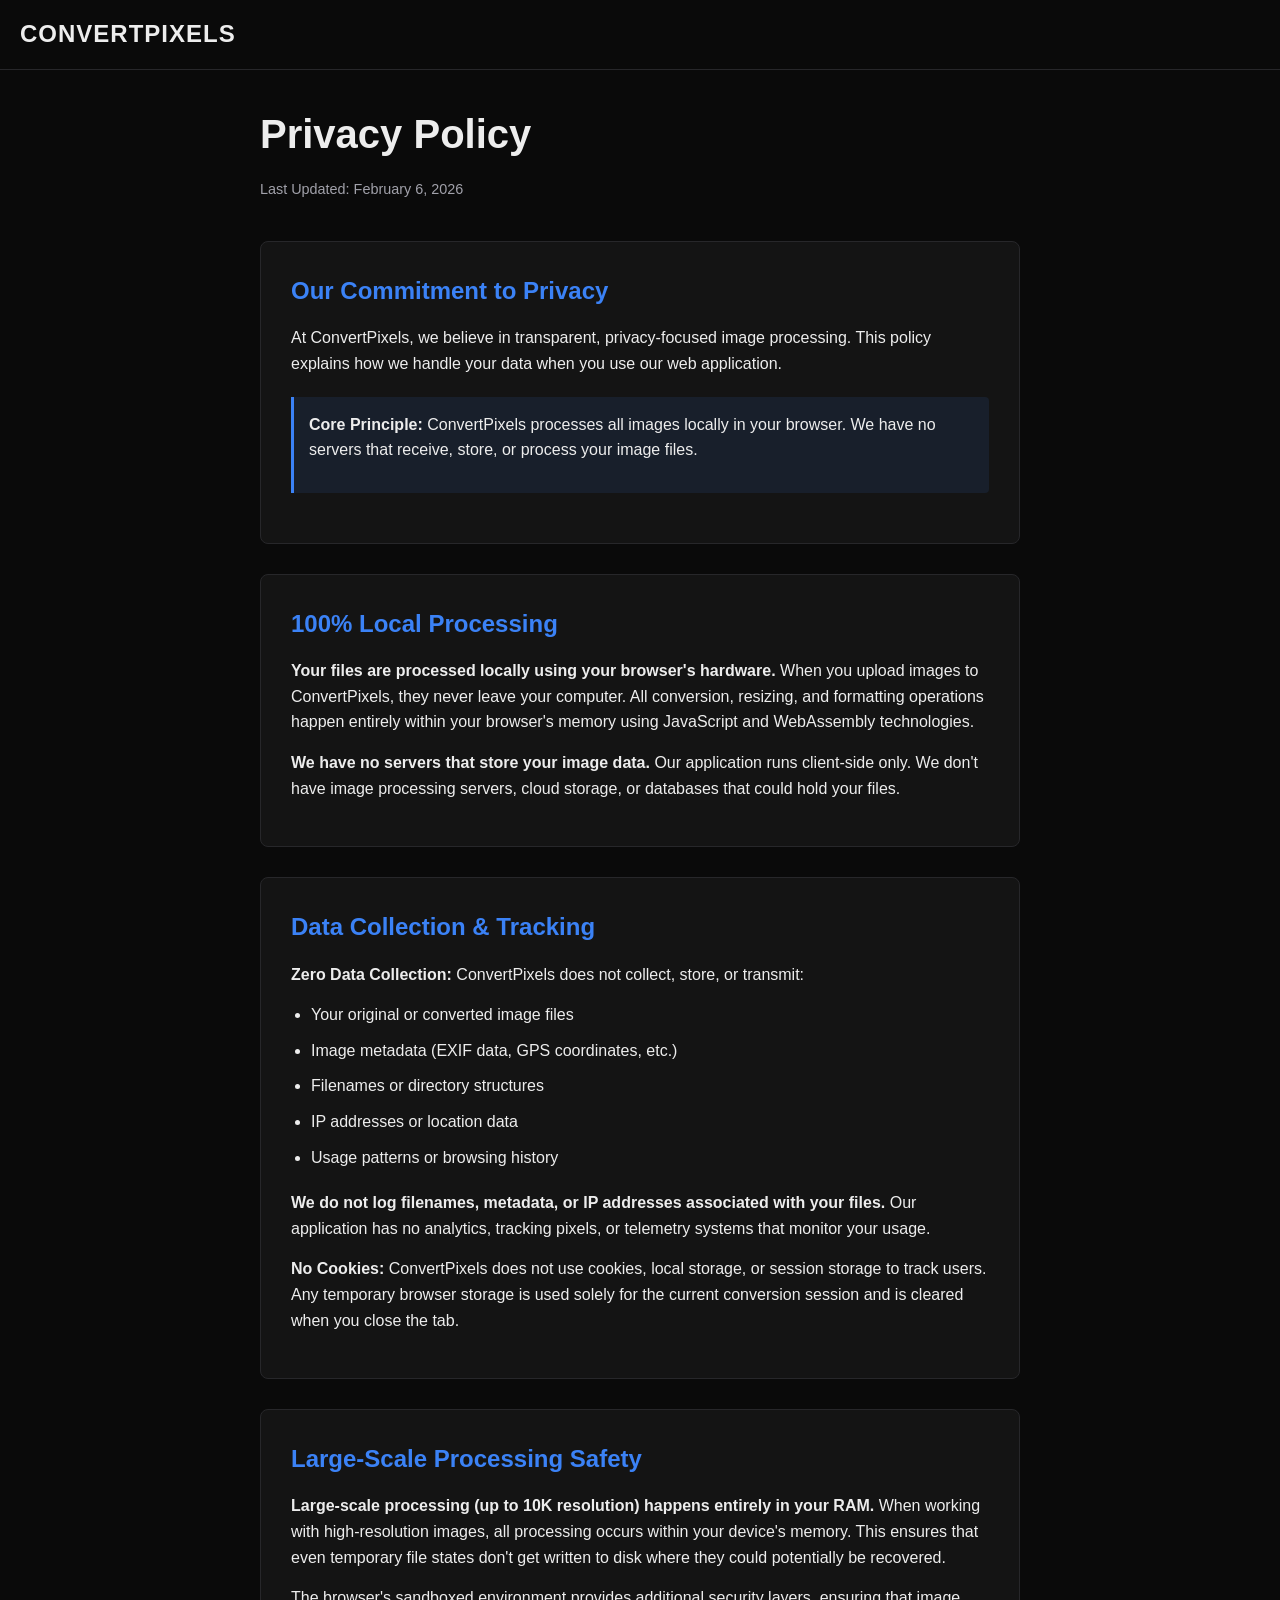
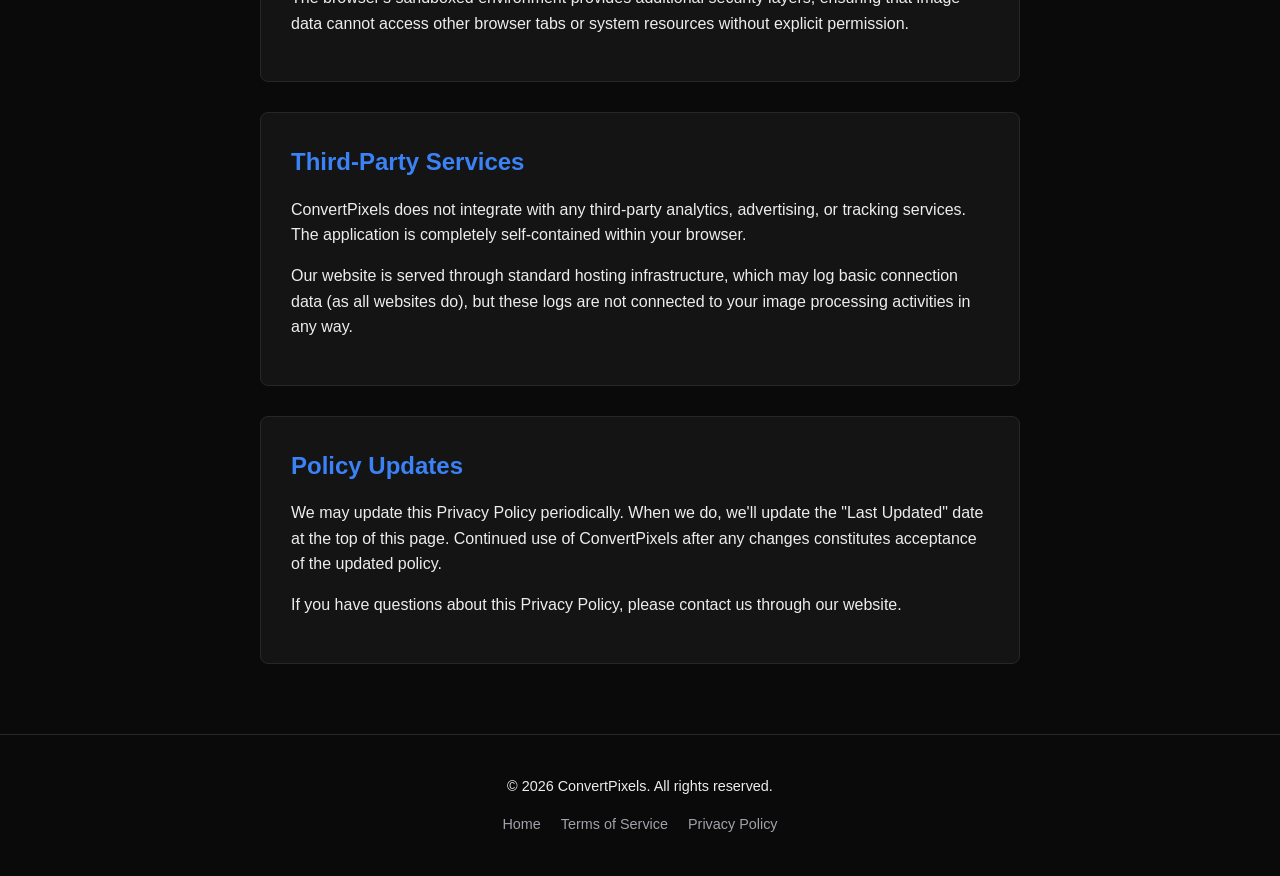
<file: privacy-policy/index.html>
<!DOCTYPE html>
<html lang="en">
<head>
    <meta charset="UTF-8">
    <meta name="viewport" content="width=device-width, initial-scale=1.0">
    <title>Privacy Policy | ConvertPixels</title>
    <meta name="robots" content="noindex">
    <link rel="canonical" href="https://convertpixels.org/privacy-policy">

    <link rel="shortcut icon" href="/favicons/favicon.ico" type="image/x-icon">
    <link rel="icon" type="image/png" sizes="32x32" href="/favicons/favicon-32x32.png">
    <link rel="icon" type="image/png" sizes="16x16" href="/favicons/favicon-16x16.png">
    <link rel="apple-touch-icon" sizes="180x180" href="/favicons/apple-icon-180x180.png">
    <link rel="apple-touch-icon" sizes="152x152" href="/favicons/apple-icon-152x152.png">
    <link rel="apple-touch-icon" sizes="120x120" href="/favicons/apple-icon-120x120.png">
    <link rel="apple-touch-icon" sizes="76x76" href="/favicons/apple-icon-76x76.png">
    <link rel="apple-touch-icon" href="/favicons/apple-icon.png">
    <link rel="icon" type="image/png" sizes="512x512" href="/favicons/android-icon-512x512.png">
    <link rel="icon" type="image/png" sizes="192x192" href="/favicons/android-icon-192x192.png">
    <link rel="icon" type="image/png" sizes="72x72" href="/favicons/android-icon-72x72.png">
    <link rel="icon" type="image/png" sizes="36x36" href="/favicons/android-icon-36x36.png">
    <meta name="msapplication-TileColor" content="#4fd1c5">
    <meta name="msapplication-TileImage" content="/favicons/ms-icon-144x144.png">
    <link rel="manifest" href="/favicons/manifest.json">
    <meta name="theme-color" content="#4fd1c5">

    <style>
        :root {
            --bg: #0a0a0a;
            --card: #141414;
            --primary: #3b82f6;
            --text: #ededed;
            --text-muted: #a1a1aa;
            --border: #27272a;
        }
        
        * {
            margin: 0;
            padding: 0;
            box-sizing: border-box;
            font-family: -apple-system, BlinkMacSystemFont, 'Segoe UI', Roboto, Oxygen, Ubuntu, sans-serif;
        }
        
        body {
            background: var(--bg);
            color: var(--text);
            line-height: 1.6;
            min-height: 100vh;
        }
        
        nav {
            height: 70px;
            display: flex;
            align-items: center;
            padding: 0 20px;
            background: var(--bg);
            border-bottom: 1px solid var(--border);
            position: sticky;
            top: 0;
            z-index: 100;
        }
        
        .logo {
            font-weight: 700;
            font-size: 1.5rem;
            color: var(--text);
            text-decoration: none;
            letter-spacing: 1px;
        }
        
        .logo:hover {
            color: var(--primary);
        }
        
        main {
            max-width: 800px;
            margin: 0 auto;
            padding: 40px 20px;
        }
        
        h1 {
            font-size: 2.5rem;
            margin-bottom: 20px;
            color: var(--text);
            line-height: 1.2;
        }
        
        .last-updated {
            color: var(--text-muted);
            margin-bottom: 40px;
            font-size: 0.9rem;
        }
        
        .section-card {
            background: var(--card);
            border: 1px solid var(--border);
            border-radius: 8px;
            padding: 30px;
            margin-bottom: 30px;
        }
        
        h2 {
            color: var(--primary);
            margin-bottom: 15px;
            font-size: 1.5rem;
        }
        
        p {
            margin-bottom: 15px;
            color: var(--text);
        }
        
        ul {
            margin-left: 20px;
            margin-bottom: 20px;
        }
        
        li {
            margin-bottom: 10px;
            color: var(--text);
        }
        
        .highlight {
            background: rgba(59, 130, 246, 0.1);
            border-left: 3px solid var(--primary);
            padding: 15px;
            margin: 20px 0;
            border-radius: 0 4px 4px 0;
        }
        
        footer {
            text-align: center;
            padding: 40px 20px;
            border-top: 1px solid var(--border);
            color: var(--text-muted);
            font-size: 0.9rem;
        }
        
        .footer-links {
            display: flex;
            justify-content: center;
            gap: 20px;
            margin-top: 15px;
        }
        
        .footer-links a {
            color: var(--text-muted);
            text-decoration: none;
        }
        
        .footer-links a:hover {
            color: var(--primary);
        }
        
        @media (max-width: 768px) {
            h1 {
                font-size: 2rem;
            }
            
            .section-card {
                padding: 20px;
            }
            
            main {
                padding: 30px 15px;
            }
        }
        
        @media (max-width: 480px) {
            h1 {
                font-size: 1.75rem;
            }
            
            h2 {
                font-size: 1.25rem;
            }
            
            nav {
                padding: 0 15px;
            }
        }
    </style>
</head>
<body>
    <nav>
        <a href="https://convertpixels.org" class="logo">CONVERTPIXELS</a>
    </nav>
    
    <main>
        <h1>Privacy Policy</h1>
        <p class="last-updated">Last Updated: February 6, 2026</p>
        
        <div class="section-card">
            <h2>Our Commitment to Privacy</h2>
            <p>At ConvertPixels, we believe in transparent, privacy-focused image processing. This policy explains how we handle your data when you use our web application.</p>
            
            <div class="highlight">
                <p><strong>Core Principle:</strong> ConvertPixels processes all images locally in your browser. We have no servers that receive, store, or process your image files.</p>
            </div>
        </div>
        
        <div class="section-card">
            <h2>100% Local Processing</h2>
            <p><strong>Your files are processed locally using your browser's hardware.</strong> When you upload images to ConvertPixels, they never leave your computer. All conversion, resizing, and formatting operations happen entirely within your browser's memory using JavaScript and WebAssembly technologies.</p>
            
            <p><strong>We have no servers that store your image data.</strong> Our application runs client-side only. We don't have image processing servers, cloud storage, or databases that could hold your files.</p>
        </div>
        
        <div class="section-card">
            <h2>Data Collection & Tracking</h2>
            <p><strong>Zero Data Collection:</strong> ConvertPixels does not collect, store, or transmit:</p>
            <ul>
                <li>Your original or converted image files</li>
                <li>Image metadata (EXIF data, GPS coordinates, etc.)</li>
                <li>Filenames or directory structures</li>
                <li>IP addresses or location data</li>
                <li>Usage patterns or browsing history</li>
            </ul>
            
            <p><strong>We do not log filenames, metadata, or IP addresses associated with your files.</strong> Our application has no analytics, tracking pixels, or telemetry systems that monitor your usage.</p>
            
            <p><strong>No Cookies:</strong> ConvertPixels does not use cookies, local storage, or session storage to track users. Any temporary browser storage is used solely for the current conversion session and is cleared when you close the tab.</p>
        </div>
        
        <div class="section-card">
            <h2>Large-Scale Processing Safety</h2>
            <p><strong>Large-scale processing (up to 10K resolution) happens entirely in your RAM.</strong> When working with high-resolution images, all processing occurs within your device's memory. This ensures that even temporary file states don't get written to disk where they could potentially be recovered.</p>
            
            <p>The browser's sandboxed environment provides additional security layers, ensuring that image data cannot access other browser tabs or system resources without explicit permission.</p>
        </div>
        
        <div class="section-card">
            <h2>Third-Party Services</h2>
            <p>ConvertPixels does not integrate with any third-party analytics, advertising, or tracking services. The application is completely self-contained within your browser.</p>
            
            <p>Our website is served through standard hosting infrastructure, which may log basic connection data (as all websites do), but these logs are not connected to your image processing activities in any way.</p>
        </div>
        
        <div class="section-card">
            <h2>Policy Updates</h2>
            <p>We may update this Privacy Policy periodically. When we do, we'll update the "Last Updated" date at the top of this page. Continued use of ConvertPixels after any changes constitutes acceptance of the updated policy.</p>
            
            <p>If you have questions about this Privacy Policy, please contact us through our website.</p>
        </div>
    </main>
    
    <footer>
        <p>© 2026 ConvertPixels. All rights reserved.</p>
        <div class="footer-links">
            <a href="https://convertpixels.org">Home</a>
            <a href="https://convertpixels.org/terms-of-service">Terms of Service</a>
            <a href="https://convertpixels.org/privacy-policy">Privacy Policy</a>
        </div>
    </footer>
</body>
</html>
</file>
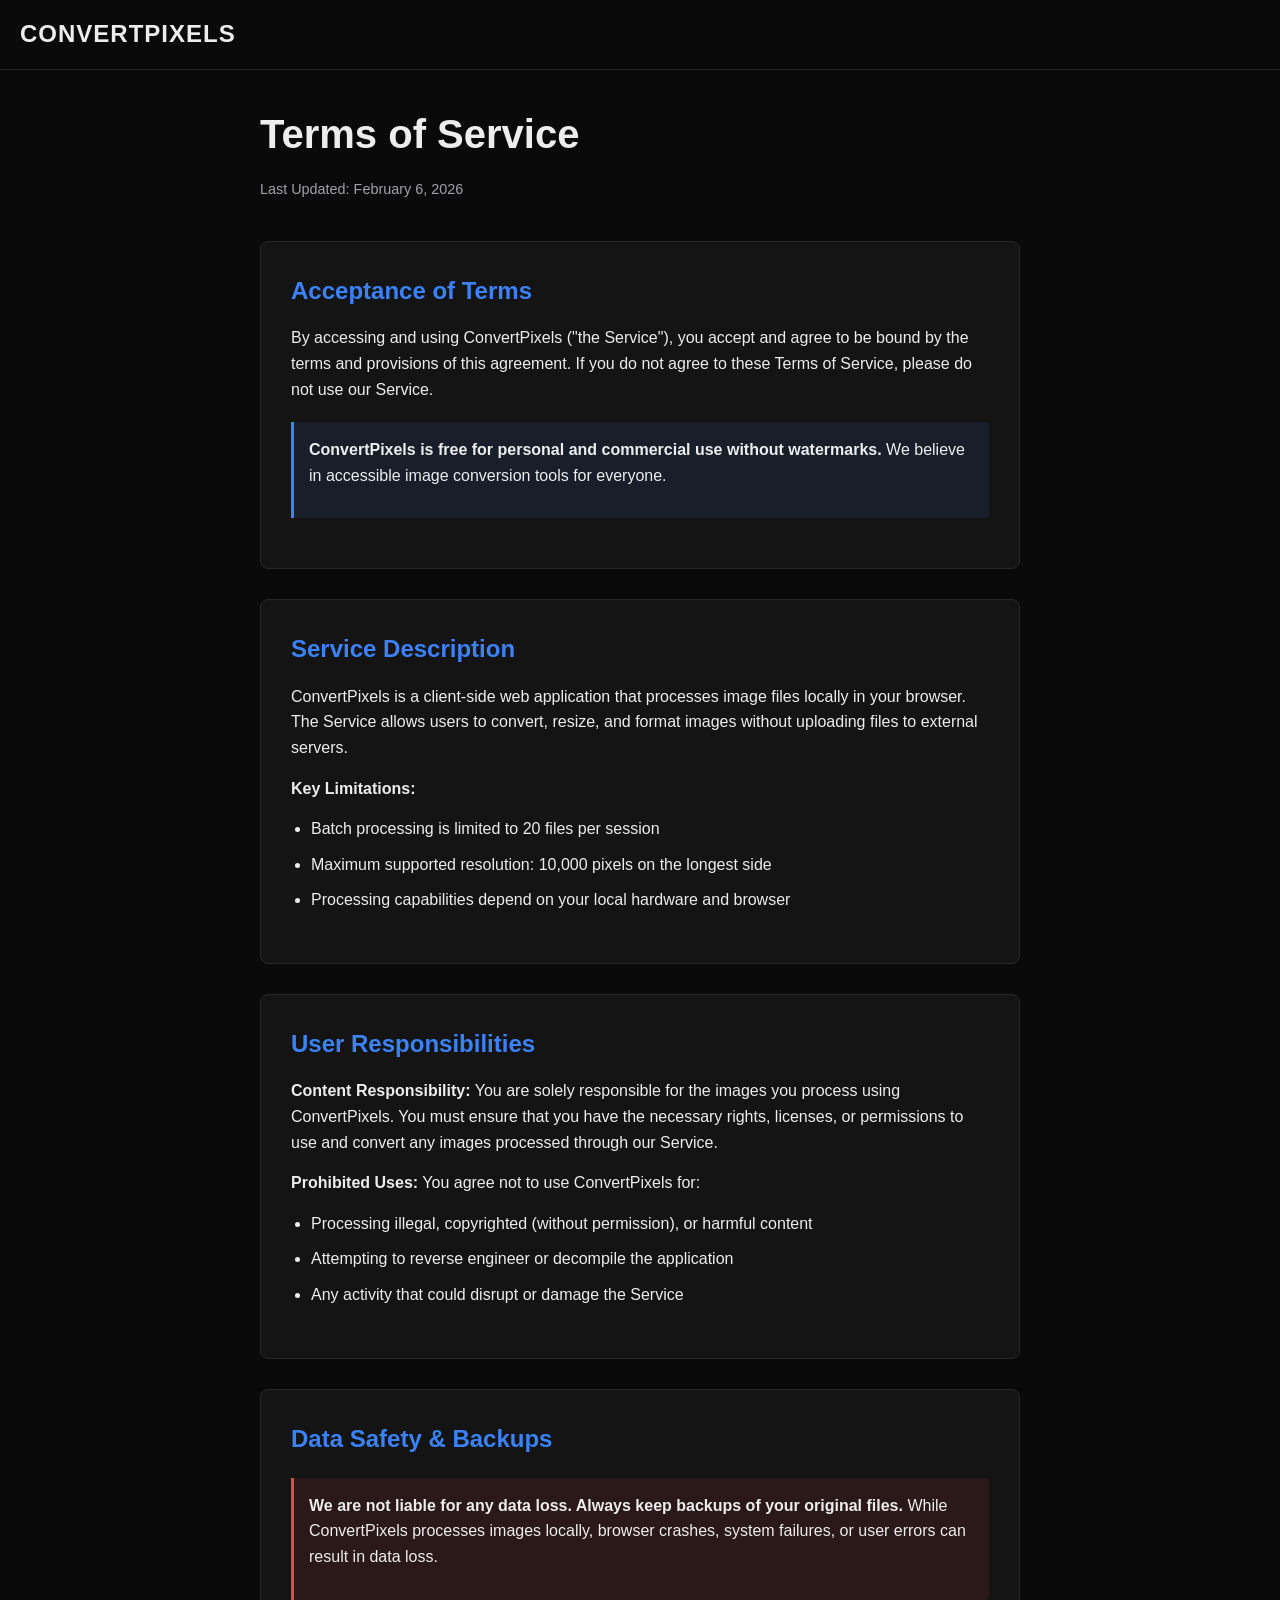
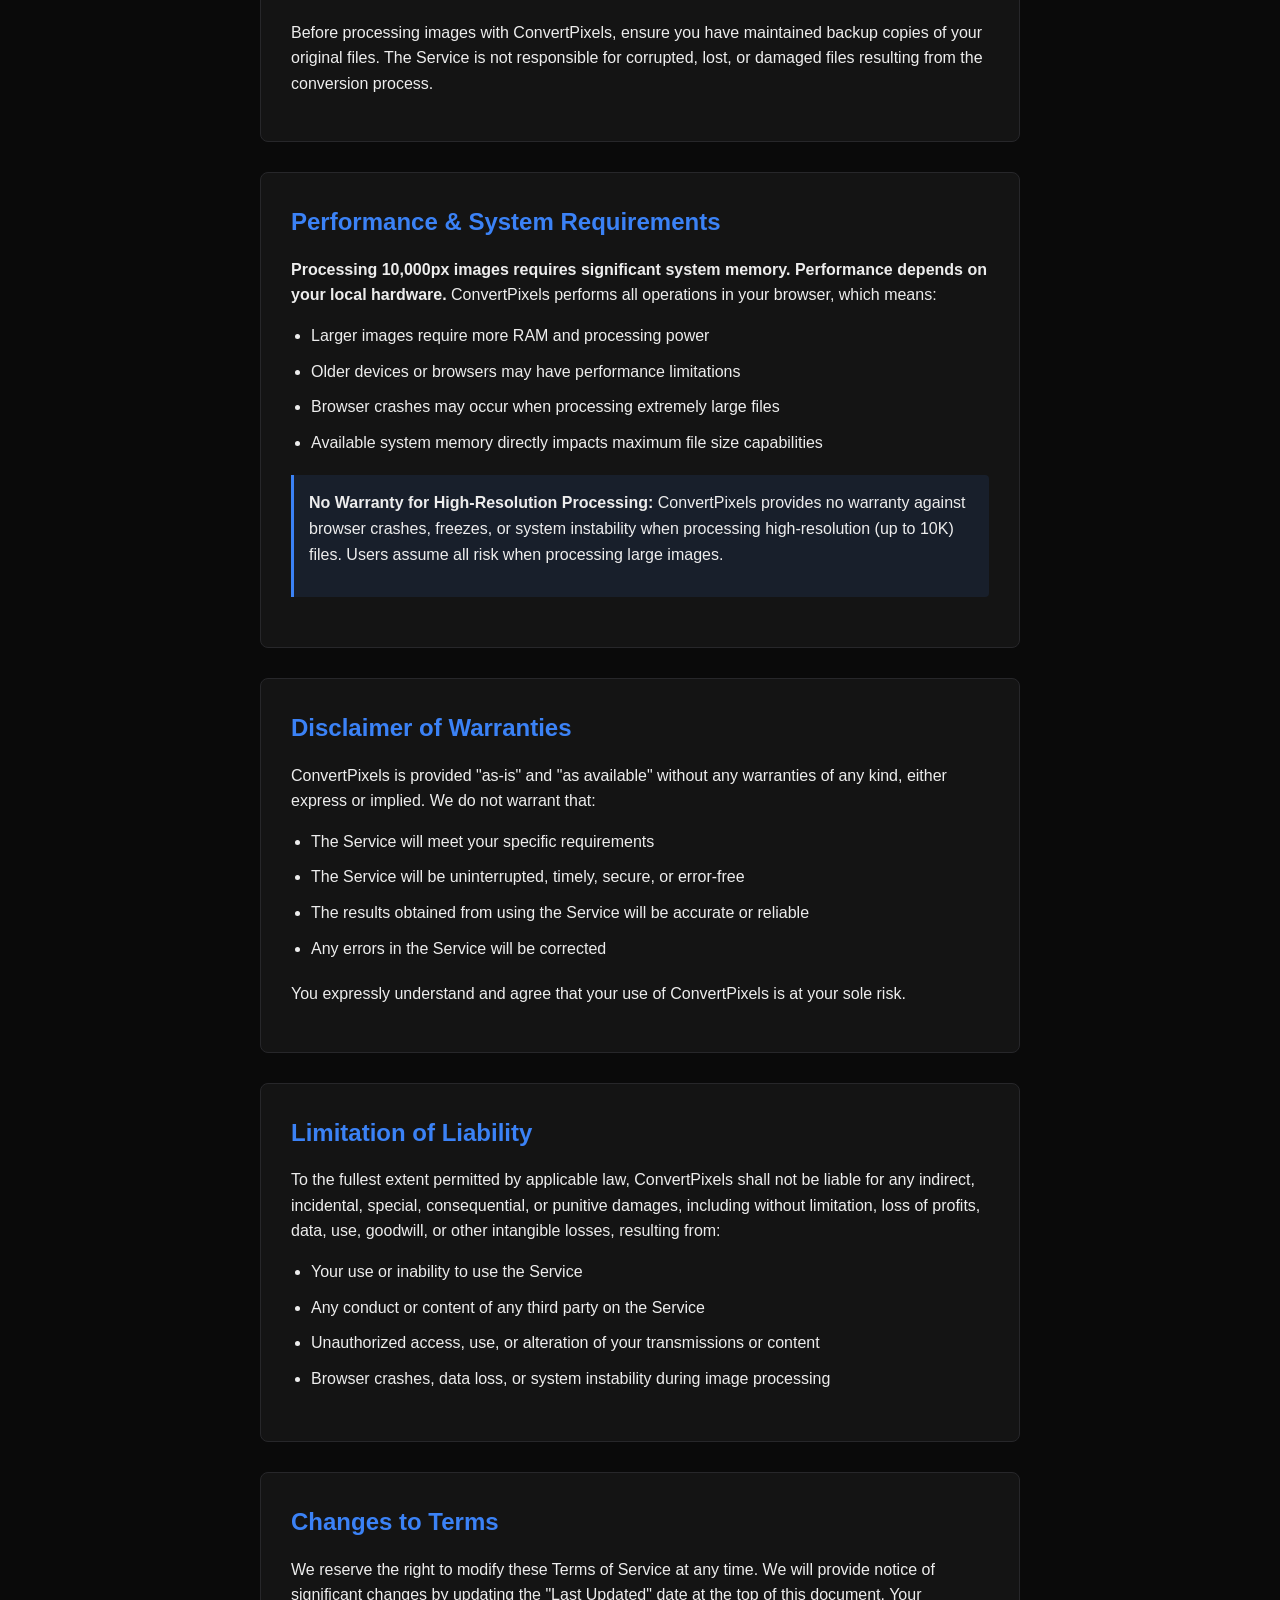
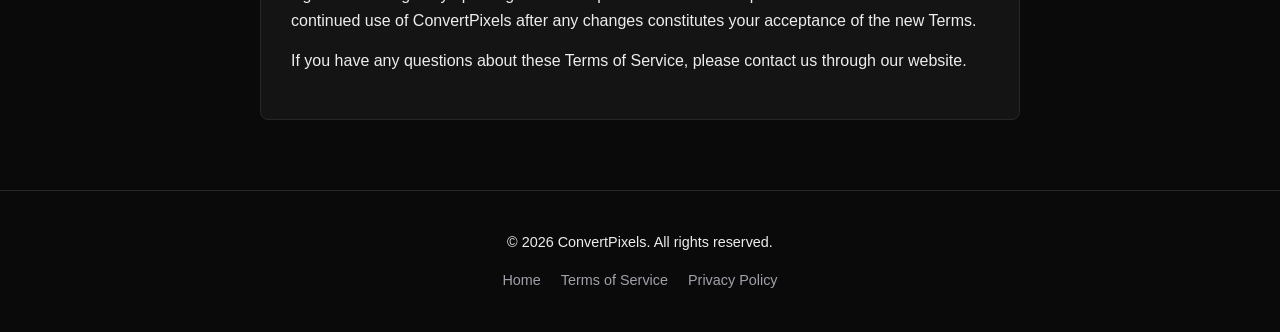
<file: terms-of-service/index.html>
<!DOCTYPE html>
<html lang="en">
<head>
    <meta charset="UTF-8">
    <meta name="viewport" content="width=device-width, initial-scale=1.0">
    <title>Terms of Service | ConvertPixels</title>
    <meta name="robots" content="noindex">
    <link rel="canonical" href="https://convertpixels.org/terms-of-service">
    
    <link rel="shortcut icon" href="/favicons/favicon.ico" type="image/x-icon">
    <link rel="icon" type="image/png" sizes="32x32" href="/favicons/favicon-32x32.png">
    <link rel="icon" type="image/png" sizes="16x16" href="/favicons/favicon-16x16.png">
    <link rel="apple-touch-icon" sizes="180x180" href="/favicons/apple-icon-180x180.png">
    <link rel="apple-touch-icon" sizes="152x152" href="/favicons/apple-icon-152x152.png">
    <link rel="apple-touch-icon" sizes="120x120" href="/favicons/apple-icon-120x120.png">
    <link rel="apple-touch-icon" sizes="76x76" href="/favicons/apple-icon-76x76.png">
    <link rel="apple-touch-icon" href="/favicons/apple-icon.png">
    <link rel="icon" type="image/png" sizes="512x512" href="/favicons/android-icon-512x512.png">
    <link rel="icon" type="image/png" sizes="192x192" href="/favicons/android-icon-192x192.png">
    <link rel="icon" type="image/png" sizes="72x72" href="/favicons/android-icon-72x72.png">
    <link rel="icon" type="image/png" sizes="36x36" href="/favicons/android-icon-36x36.png">
    <meta name="msapplication-TileColor" content="#4fd1c5">
    <meta name="msapplication-TileImage" content="/favicons/ms-icon-144x144.png">
    <link rel="manifest" href="/favicons/manifest.json">
    <meta name="theme-color" content="#4fd1c5">

    <style>
        :root {
            --bg: #0a0a0a;
            --card: #141414;
            --primary: #3b82f6;
            --text: #ededed;
            --text-muted: #a1a1aa;
            --border: #27272a;
        }
        
        * {
            margin: 0;
            padding: 0;
            box-sizing: border-box;
            font-family: -apple-system, BlinkMacSystemFont, 'Segoe UI', Roboto, Oxygen, Ubuntu, sans-serif;
        }
        
        body {
            background: var(--bg);
            color: var(--text);
            line-height: 1.6;
            min-height: 100vh;
        }
        
        nav {
            height: 70px;
            display: flex;
            align-items: center;
            padding: 0 20px;
            background: var(--bg);
            border-bottom: 1px solid var(--border);
            position: sticky;
            top: 0;
            z-index: 100;
        }
        
        .logo {
            font-weight: 700;
            font-size: 1.5rem;
            color: var(--text);
            text-decoration: none;
            letter-spacing: 1px;
        }
        
        .logo:hover {
            color: var(--primary);
        }
        
        main {
            max-width: 800px;
            margin: 0 auto;
            padding: 40px 20px;
        }
        
        h1 {
            font-size: 2.5rem;
            margin-bottom: 20px;
            color: var(--text);
            line-height: 1.2;
        }
        
        .last-updated {
            color: var(--text-muted);
            margin-bottom: 40px;
            font-size: 0.9rem;
        }
        
        .section-card {
            background: var(--card);
            border: 1px solid var(--border);
            border-radius: 8px;
            padding: 30px;
            margin-bottom: 30px;
        }
        
        h2 {
            color: var(--primary);
            margin-bottom: 15px;
            font-size: 1.5rem;
        }
        
        p {
            margin-bottom: 15px;
            color: var(--text);
        }
        
        ul {
            margin-left: 20px;
            margin-bottom: 20px;
        }
        
        li {
            margin-bottom: 10px;
            color: var(--text);
        }
        
        .highlight {
            background: rgba(59, 130, 246, 0.1);
            border-left: 3px solid var(--primary);
            padding: 15px;
            margin: 20px 0;
            border-radius: 0 4px 4px 0;
        }
        
        .warning {
            background: rgba(239, 68, 68, 0.1);
            border-left: 3px solid #ef4444;
            padding: 15px;
            margin: 20px 0;
            border-radius: 0 4px 4px 0;
        }
        
        footer {
            text-align: center;
            padding: 40px 20px;
            border-top: 1px solid var(--border);
            color: var(--text-muted);
            font-size: 0.9rem;
        }
        
        .footer-links {
            display: flex;
            justify-content: center;
            gap: 20px;
            margin-top: 15px;
        }
        
        .footer-links a {
            color: var(--text-muted);
            text-decoration: none;
        }
        
        .footer-links a:hover {
            color: var(--primary);
        }
        
        @media (max-width: 768px) {
            h1 {
                font-size: 2rem;
            }
            
            .section-card {
                padding: 20px;
            }
            
            main {
                padding: 30px 15px;
            }
        }
        
        @media (max-width: 480px) {
            h1 {
                font-size: 1.75rem;
            }
            
            h2 {
                font-size: 1.25rem;
            }
            
            nav {
                padding: 0 15px;
            }
        }
    </style>
</head>
<body>
    <nav>
        <a href="https://convertpixels.org" class="logo">CONVERTPIXELS</a>
    </nav>
    
    <main>
        <h1>Terms of Service</h1>
        <p class="last-updated">Last Updated: February 6, 2026</p>
        
        <div class="section-card">
            <h2>Acceptance of Terms</h2>
            <p>By accessing and using ConvertPixels ("the Service"), you accept and agree to be bound by the terms and provisions of this agreement. If you do not agree to these Terms of Service, please do not use our Service.</p>
            
            <div class="highlight">
                <p><strong>ConvertPixels is free for personal and commercial use without watermarks.</strong> We believe in accessible image conversion tools for everyone.</p>
            </div>
        </div>
        
        <div class="section-card">
            <h2>Service Description</h2>
            <p>ConvertPixels is a client-side web application that processes image files locally in your browser. The Service allows users to convert, resize, and format images without uploading files to external servers.</p>
            
            <p><strong>Key Limitations:</strong></p>
            <ul>
                <li>Batch processing is limited to 20 files per session</li>
                <li>Maximum supported resolution: 10,000 pixels on the longest side</li>
                <li>Processing capabilities depend on your local hardware and browser</li>
            </ul>
        </div>
        
        <div class="section-card">
            <h2>User Responsibilities</h2>
            <p><strong>Content Responsibility:</strong> You are solely responsible for the images you process using ConvertPixels. You must ensure that you have the necessary rights, licenses, or permissions to use and convert any images processed through our Service.</p>
            
            <p><strong>Prohibited Uses:</strong> You agree not to use ConvertPixels for:</p>
            <ul>
                <li>Processing illegal, copyrighted (without permission), or harmful content</li>
                <li>Attempting to reverse engineer or decompile the application</li>
                <li>Any activity that could disrupt or damage the Service</li>
            </ul>
        </div>
        
        <div class="section-card">
            <h2>Data Safety & Backups</h2>
            <div class="warning">
                <p><strong>We are not liable for any data loss. Always keep backups of your original files.</strong> While ConvertPixels processes images locally, browser crashes, system failures, or user errors can result in data loss.</p>
            </div>
            
            <p>Before processing images with ConvertPixels, ensure you have maintained backup copies of your original files. The Service is not responsible for corrupted, lost, or damaged files resulting from the conversion process.</p>
        </div>
        
        <div class="section-card">
            <h2>Performance & System Requirements</h2>
            <p><strong>Processing 10,000px images requires significant system memory. Performance depends on your local hardware.</strong> ConvertPixels performs all operations in your browser, which means:</p>
            
            <ul>
                <li>Larger images require more RAM and processing power</li>
                <li>Older devices or browsers may have performance limitations</li>
                <li>Browser crashes may occur when processing extremely large files</li>
                <li>Available system memory directly impacts maximum file size capabilities</li>
            </ul>
            
            <div class="highlight">
                <p><strong>No Warranty for High-Resolution Processing:</strong> ConvertPixels provides no warranty against browser crashes, freezes, or system instability when processing high-resolution (up to 10K) files. Users assume all risk when processing large images.</p>
            </div>
        </div>
        
        <div class="section-card">
            <h2>Disclaimer of Warranties</h2>
            <p>ConvertPixels is provided "as-is" and "as available" without any warranties of any kind, either express or implied. We do not warrant that:</p>
            
            <ul>
                <li>The Service will meet your specific requirements</li>
                <li>The Service will be uninterrupted, timely, secure, or error-free</li>
                <li>The results obtained from using the Service will be accurate or reliable</li>
                <li>Any errors in the Service will be corrected</li>
            </ul>
            
            <p>You expressly understand and agree that your use of ConvertPixels is at your sole risk.</p>
        </div>
        
        <div class="section-card">
            <h2>Limitation of Liability</h2>
            <p>To the fullest extent permitted by applicable law, ConvertPixels shall not be liable for any indirect, incidental, special, consequential, or punitive damages, including without limitation, loss of profits, data, use, goodwill, or other intangible losses, resulting from:</p>
            
            <ul>
                <li>Your use or inability to use the Service</li>
                <li>Any conduct or content of any third party on the Service</li>
                <li>Unauthorized access, use, or alteration of your transmissions or content</li>
                <li>Browser crashes, data loss, or system instability during image processing</li>
            </ul>
        </div>
        
        <div class="section-card">
            <h2>Changes to Terms</h2>
            <p>We reserve the right to modify these Terms of Service at any time. We will provide notice of significant changes by updating the "Last Updated" date at the top of this document. Your continued use of ConvertPixels after any changes constitutes your acceptance of the new Terms.</p>
            
            <p>If you have any questions about these Terms of Service, please contact us through our website.</p>
        </div>
    </main>
    
    <footer>
        <p>© 2026 ConvertPixels. All rights reserved.</p>
        <div class="footer-links">
            <a href="https://convertpixels.org">Home</a>
            <a href="https://convertpixels.org/terms-of-service">Terms of Service</a>
            <a href="https://convertpixels.org/privacy-policy">Privacy Policy</a>
        </div>
    </footer>
</body>

</html>
</file>
